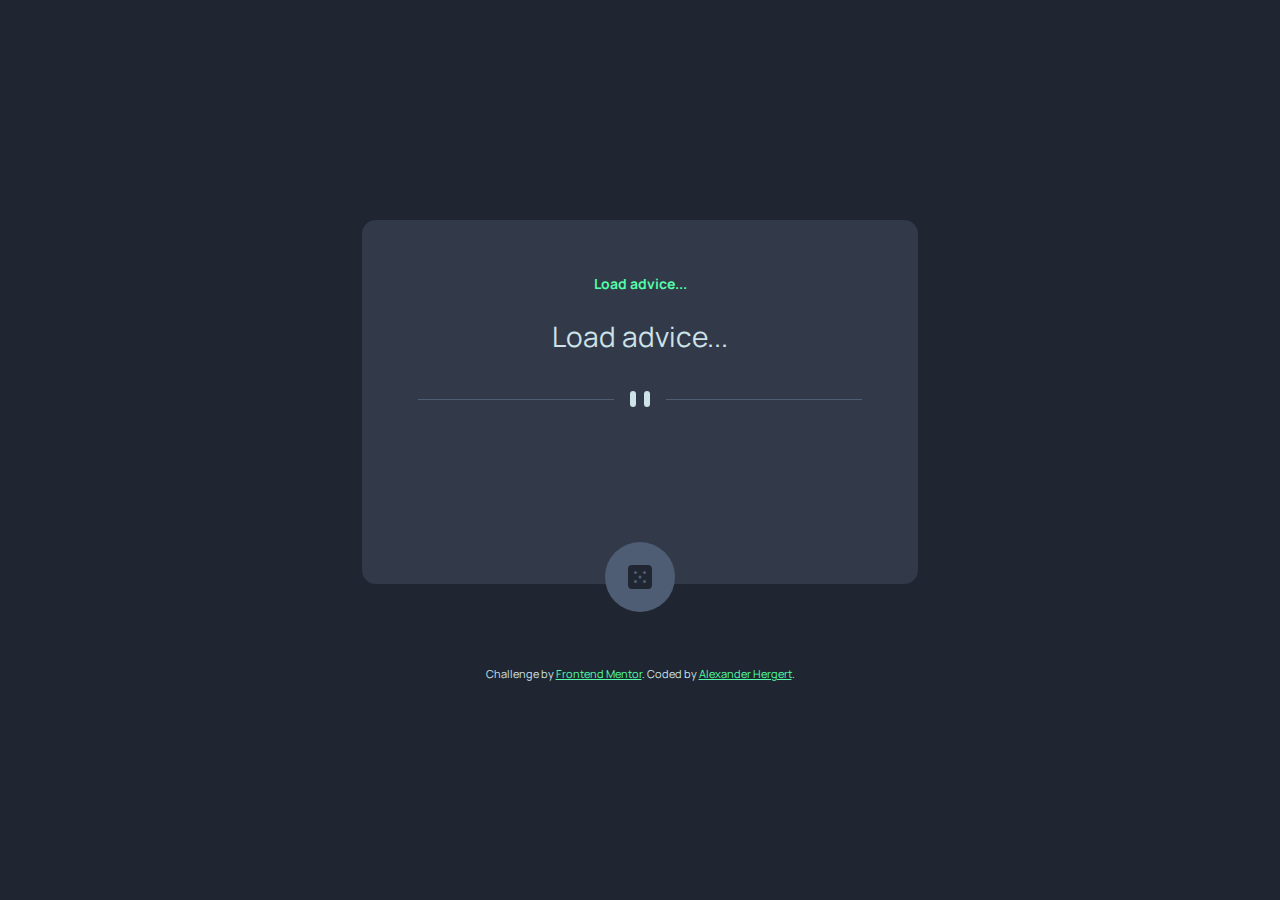
<file: advice-generator-app-main/index.html>
<!DOCTYPE html>
<html lang="en">
  <head>
    <meta charset="UTF-8" />
    <meta name="viewport" content="width=device-width, initial-scale=1.0" />
    <link
      rel="icon"
      type="image/png"
      sizes="32x32"
      href="./images/favicon-32x32.png"
    />
    <link rel="stylesheet" href="./src/styles/normalize.css" />
    <link rel="stylesheet" href="./src/styles/style.css" />
    <script type="module" src="./src/scripts/index.js" defer></script>
    <title>Frontend Mentor | Advice generator app</title>
  </head>
  <body>
    <main>
      <h1 id="advice">Load advice...</h1>
      <p id="quote">Load advice...</p>
      <div>
        <picture>
          <source
            media="(max-width: 800px)"
            srcset="images/pattern-divider-mobile.svg"
          />
          <source
            media="(min-width: 801px)"
            srcset="images/pattern-divider-desktop.svg"
          />
          <img src="images/pattern-divider-mobile.svg" alt="parfume" />
        </picture>
      </div>
      <a id="dice" href="/"><img src="./images/icon-dice.svg" alt="dice" /></a>
    </main>

    <footer class="attribution">
      Challenge by
      <a
        target="_blank"
        href="https://www.frontendmentor.io?ref=challenge"
        target="_blank"
        >Frontend Mentor</a
      >. Coded by
      <a target="_blank" href="https://www.frontendmentor.io/profile/ChVoS1989"
        >Alexander Hergert</a
      >.
    </footer>
  </body>
</html>
</file>
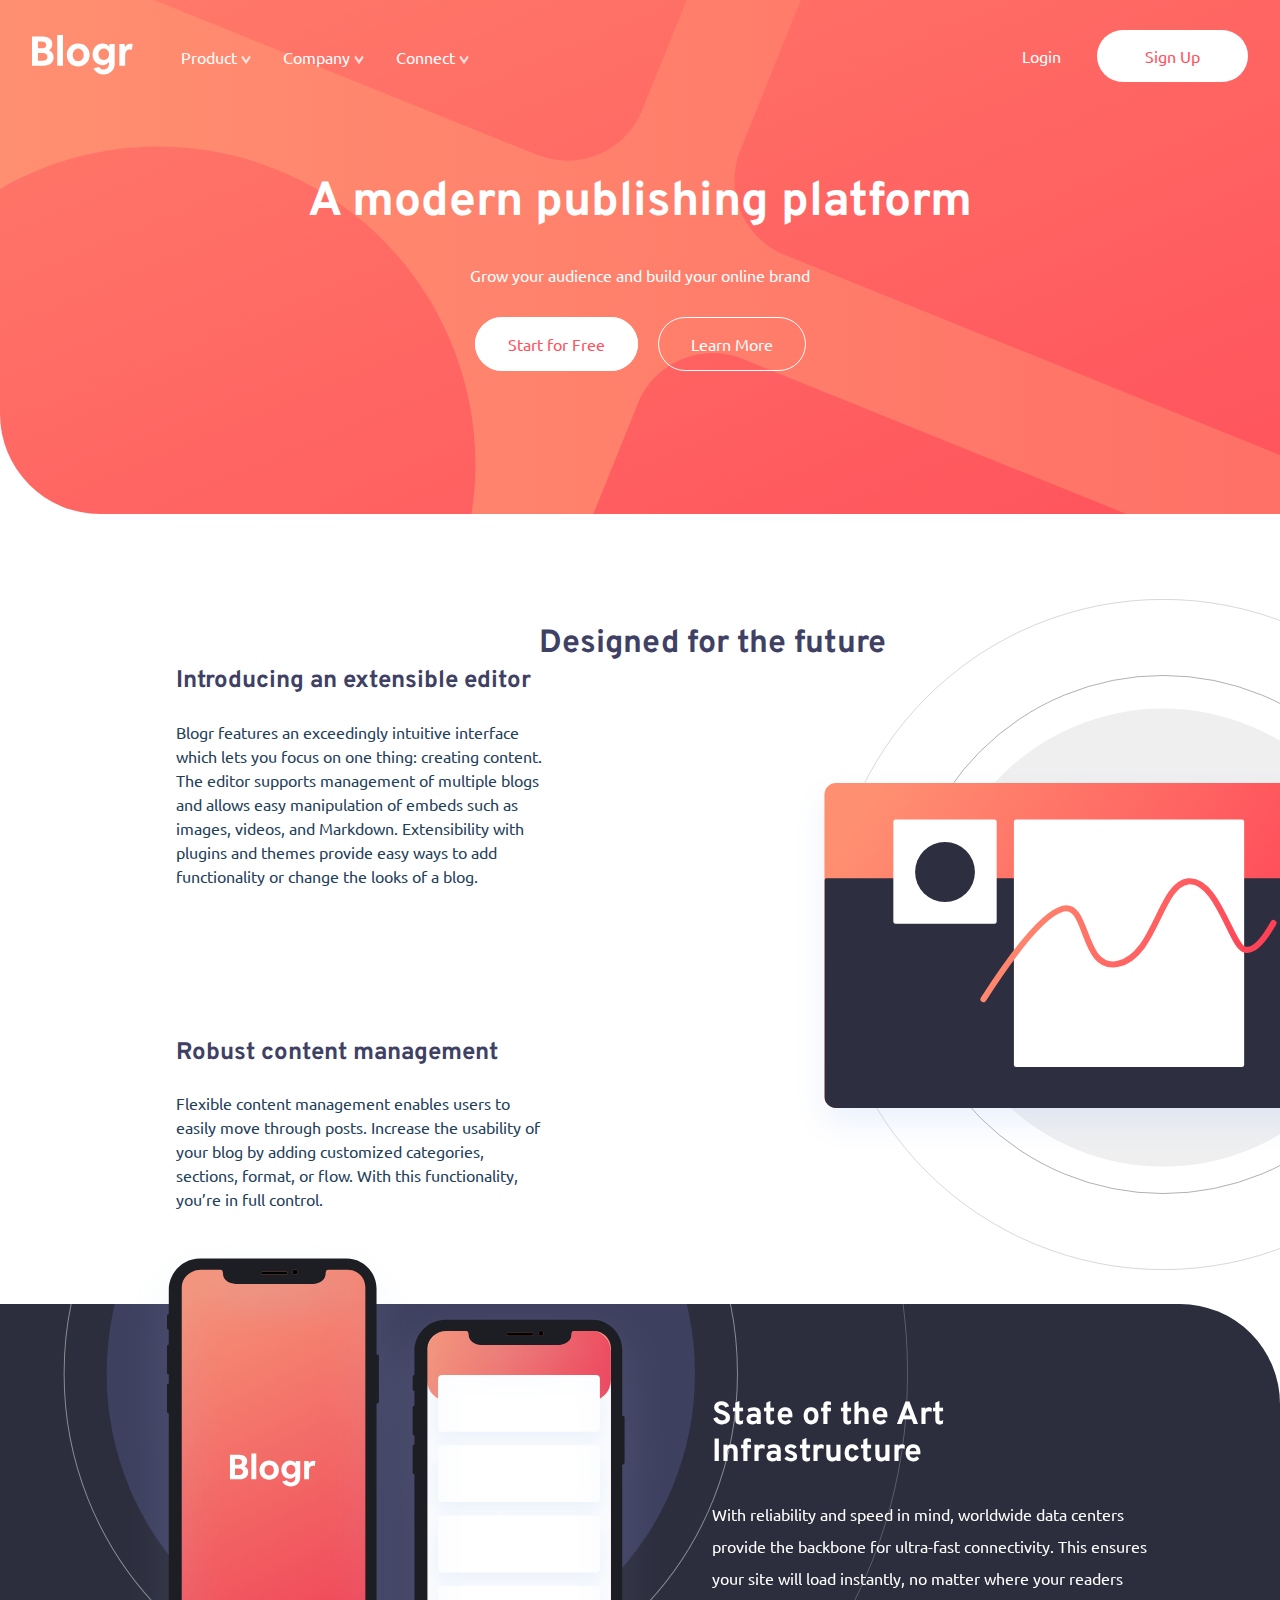
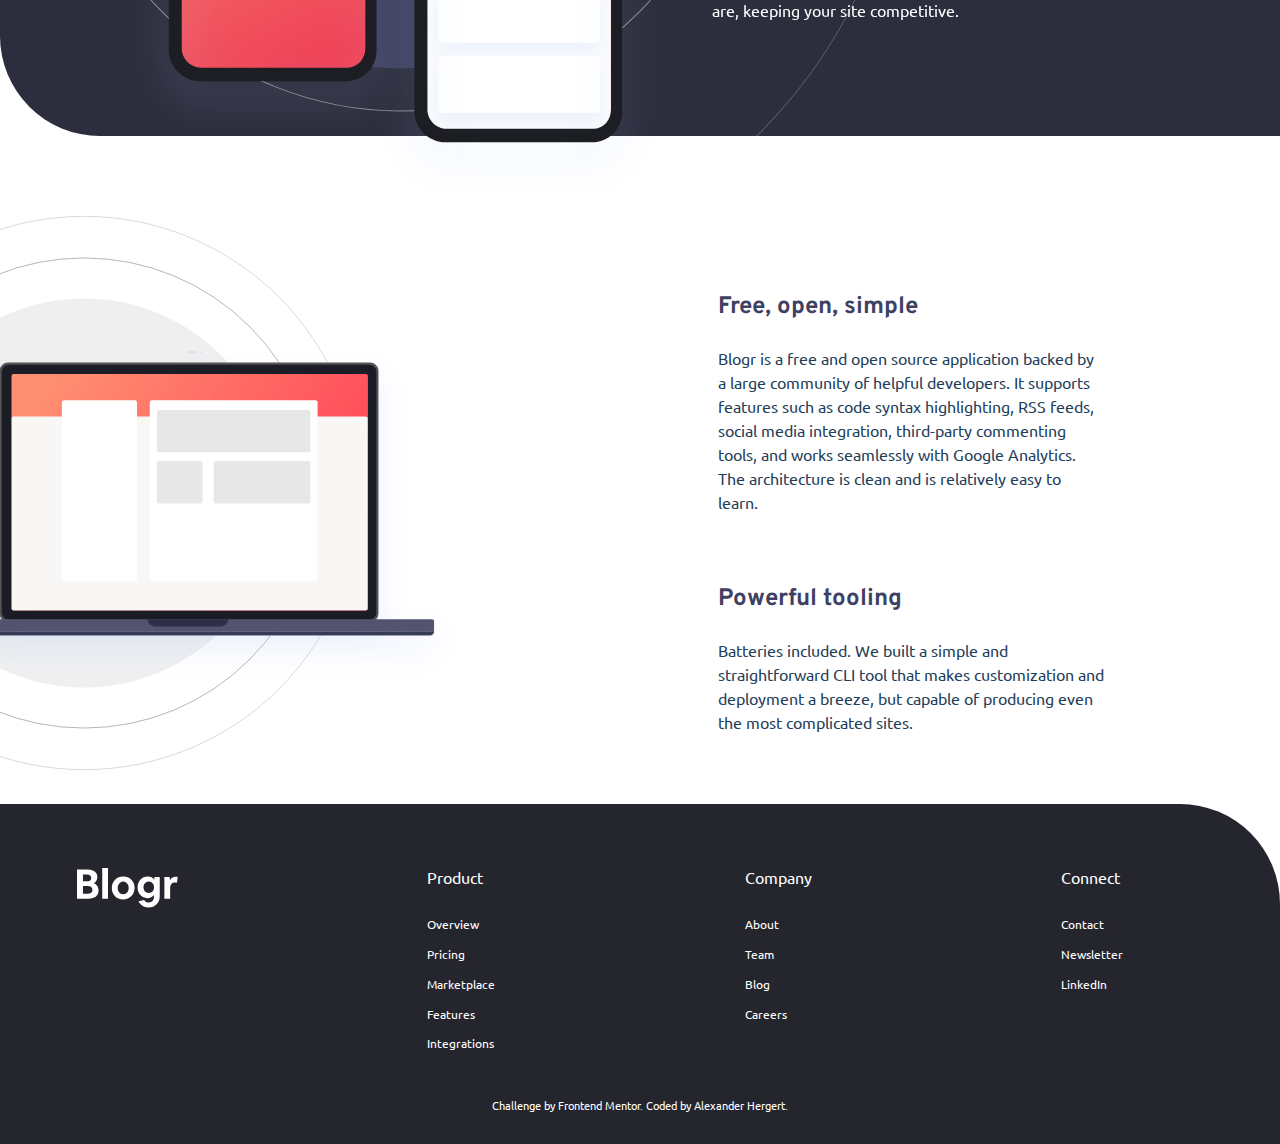
<file: blogr-landing-page-main/index.html>
<!DOCTYPE html>
<html lang="en">
  <head>
    <meta charset="UTF-8" />
    <meta name="viewport" content="width=device-width, initial-scale=1.0" />
    <link
      rel="icon"
      type="image/png"
      sizes="32x32"
      href="./images/favicon-32x32.png"
    />
    <link rel="stylesheet" href="normalize.css" />
    <link rel="stylesheet" href="index.css" />
    <script src="index.js" defer></script>
    <title>Frontend Mentor | [Blogr]</title>
  </head>
  <body>
    <!----- HEAD CONTENT ----->
    <header>
      <!----- NAVBAR ----->
      <nav>
        <div class="left-nav">
          <div class="logo-container">
            <img src="./images/logo.svg" alt="logo blogr" />
          </div>
          <div class="menu-options-container">
            <!----- Links start ----->
            <div class="links-container">
              <div class="nav-link-container">
                <a class="nav-link" href="#product">Product</a>
                <img src="./images/icon-arrow-light.svg" alt="arrow-icon" aria-hidden="true"/>
              </div>
              <div class="sublinks-container">
                <ul>
                  <li><a href="">Overview</a></li>
                  <li><a href="">Pricing</a></li>
                  <li><a href="">Marketplace</a></li>
                  <li><a href="">Features</a></li>
                  <li><a href="">Integrations</a></li>
                </ul>
              </div>
            </div>
            <div class="links-container">
              <div class="nav-link-container">
                <a class="nav-link" href="#company">Company</a>
                <img src="./images/icon-arrow-light.svg" alt="arrow-icon" aria-hidden="true"/>
              </div>
              <div class="sublinks-container">
                <ul>
                  <li><a href="">About</a></li>
                  <li><a href="">Team</a></li>
                  <li><a href="">Blog</a></li>
                  <li><a href="">Careers</a></li>
                </ul>
              </div>
            </div>
            <div class="links-container">
              <div class="nav-link-container">
                <a class="nav-link" href="#connect">Connect</a>
                <img src="./images/icon-arrow-light.svg" alt="arrow-icon" aria-hidden="true"/>
              </div>
              <div class="sublinks-container">
                <ul>
                  <li><a href="">Contact</a></li>
                  <li><a href="">Newsletter</a></li>
                  <li><a href="">LinkedIn</a></li>
                </ul>
              </div>
            </div>
            <!----- Links end ----->
          </div>
        </div>
        <div class="right-nav">
          <div class="nav-buttons-container">
            <a href="">Login</a>
            <a href="">Sign Up</a>
          </div>
        </div>
        <div class="nav-burger-buttons">
          <img src="./images/icon-hamburger.svg" alt="menu-icon" />
        </div>
        <!-------------------------- TOGGLE BUTTON ------------------------------>
        <div class="menu">
          <div class="">
            <!----- Links start ----->
            <div class="links-container-menu">
              <div class="nav-link-container-menu">
                <a class="nav-link-menu" href="#product">Product</a>
                <img src="./images/icon-arrow-dark.svg" alt="arrow-icon" aria-hidden="true"/>
              </div>
              <div class="sublinks-container-menu">
                <ul>
                  <li><a href="">Overview</a></li>
                  <li><a href="">Pricing</a></li>
                  <li><a href="">Marketplace</a></li>
                  <li><a href="">Features</a></li>
                  <li><a href="">Integrations</a></li>
                </ul>
              </div>
            </div>
            <div class="links-container-menu">
              <div class="nav-link-container-menu">
                <a class="nav-link-menu" href="#company">Company</a>
                <img src="./images/icon-arrow-dark.svg" alt="arrow-icon" aria-hidden="true"/>
              </div>
              <div class="sublinks-container-menu">
                <ul>
                  <li><a href="">About</a></li>
                  <li><a href="">Team</a></li>
                  <li><a href="">Blog</a></li>
                  <li><a href="">Careers</a></li>
                </ul>
              </div>
            </div>
            <div class="links-container-menu">
              <div class="nav-link-container-menu">
                <a class="nav-link-menu" href="#connect">Connect</a>
                <img src="./images/icon-arrow-dark.svg" alt="arrow-icon" aria-hidden="true"/>
              </div>
              <div class="sublinks-container-menu">
                <ul>
                  <li><a href="">Contact</a></li>
                  <li><a href="">Newsletter</a></li>
                  <li><a href="">LinkedIn</a></li>
                </ul>
              </div>
            </div>
            <!----- Links end ----->
          </div>
          <div class="nav-buttons-container-menu">
            <ul>
              <li><a href="">Login</a></li>
              <li><a href="">Sign Up</a></li>
            </ul>
          </div>
        </div>
      </nav>
      <!----- HEADER  ----->
      <div class="header-container">
        <h1>A modern publishing platform</h1>
        <p>Grow your audience and build your online brand</p>
        <div class="header-buttons-container">
          <a href="">Start for Free</a>
          <a href="">Learn More</a>
        </div>
      </div>
    </header>
    <!-- MAIN CONTENT -->
    <main>
      <!----- FIRST SECTION  ----->
      <section id="product" class="product">
        <h2>Designed for the future</h2>
        <div class="product-container">
          <picture class="image-editor">
            <source
              media="(max-width: 799px)"
              srcset="./images/illustration-editor-mobile.svg"
            />
            <source
              media="(min-width: 800px)"
              srcset="./images/illustration-editor-desktop.svg"
            />
            <img
              src="./images/illustration-editor-mobile.svg"
              alt="images/illustration-editor"
            />
          </picture>
          <div class="product-article-container">
            <article>
              <h3>Introducing an extensible editor</h3>
              <p>
                Blogr features an exceedingly intuitive interface which lets you
                focus on one thing: creating content. The editor supports
                management of multiple blogs and allows easy manipulation of
                embeds such as images, videos, and Markdown. Extensibility with
                plugins and themes provide easy ways to add functionality or
                change the looks of a blog.
              </p>
            </article>
            <article>
              <h3>Robust content management</h3>
              <p>
                Flexible content management enables users to easily move through
                posts. Increase the usability of your blog by adding customized
                categories, sections, format, or flow. With this functionality,
                you’re in full control.
              </p>
            </article>
          </div>
        </div>
      </section>
      <!----- SECOND SECTION  ----->
      <section id="company" class="company">
        <img
          class="image-phones"
          src="./images/illustration-phones.svg"
          alt="illustration-phones"
        />
        <article>
          <h2>State of the Art Infrastructure</h2>
          <p>
            With reliability and speed in mind, worldwide data centers provide
            the backbone for ultra-fast connectivity. This ensures your site
            will load instantly, no matter where your readers are, keeping your
            site competitive.
          </p>
        </article>
      </section>
      <!----- THIRD SECTION  ----->
      <section id="connect" class="connect">
        <div class="connect-container">
          <picture class="image-laptop">
            <source
              media="(max-width: 799px)"
              srcset="./images/illustration-laptop-mobile.svg"
            />
            <source
              media="(min-width: 800px)"
              srcset="./images/illustration-laptop-desktop.svg"
            />
            <img
              src="./images/illustration-laptop-mobile.svg"
              alt="images/illustration-laptop"
            />
          </picture>
          <div class="connect-article-container">
            <article>
              <h3>Free, open, simple</h3>
              <p>
                Blogr is a free and open source application backed by a large
                community of helpful developers. It supports features such as
                code syntax highlighting, RSS feeds, social media integration,
                third-party commenting tools, and works seamlessly with Google
                Analytics. The architecture is clean and is relatively easy to
                learn.
              </p>
            </article>
            <article>
              <h3>Powerful tooling</h3>
              <p>
                Batteries included. We built a simple and straightforward CLI
                tool that makes customization and deployment a breeze, but
                capable of producing even the most complicated sites.
              </p>
            </article>
          </div>
        </div>
      </section>
    </main>
    <!----- FOOTER CONTENT ----->
    <footer>
      <div class="footer-container">
        <div class="logo-container">
          <img src="./images/logo.svg" alt="logo blogr" />
        </div>
        <div class="footer-link">
          <a href="#product">Product</a>
          <ul>
            <li><a href="">Overview</a></li>
            <li><a href="">Pricing</a></li>
            <li><a href="">Marketplace</a></li>
            <li><a href="">Features</a></li>
            <li><a href="">Integrations</a></li>
          </ul>
        </div>
        <div class="footer-link">
          <a href="#company">Company</a>
          <ul>
            <li><a href="">About</a></li>
            <li><a href="">Team</a></li>
            <li><a href="">Blog</a></li>
            <li><a href="">Careers</a></li>
          </ul>
        </div>
        <div class="footer-link">
          <a href="#connect">Connect</a>
          <ul>
            <li><a href="">Contact</a></li>
            <li><a href="">Newsletter</a></li>
            <li><a href="">LinkedIn</a></li>
          </ul>
        </div>
      </div>
      <div class="attribution">
        Challenge by
        <a href="https://www.frontendmentor.io?ref=challenge" target="_blank"
          >Frontend Mentor</a
        >. Coded by <a href="#">Alexander Hergert</a>.
      </div>
    </footer>
  </body>
</html>
</file>
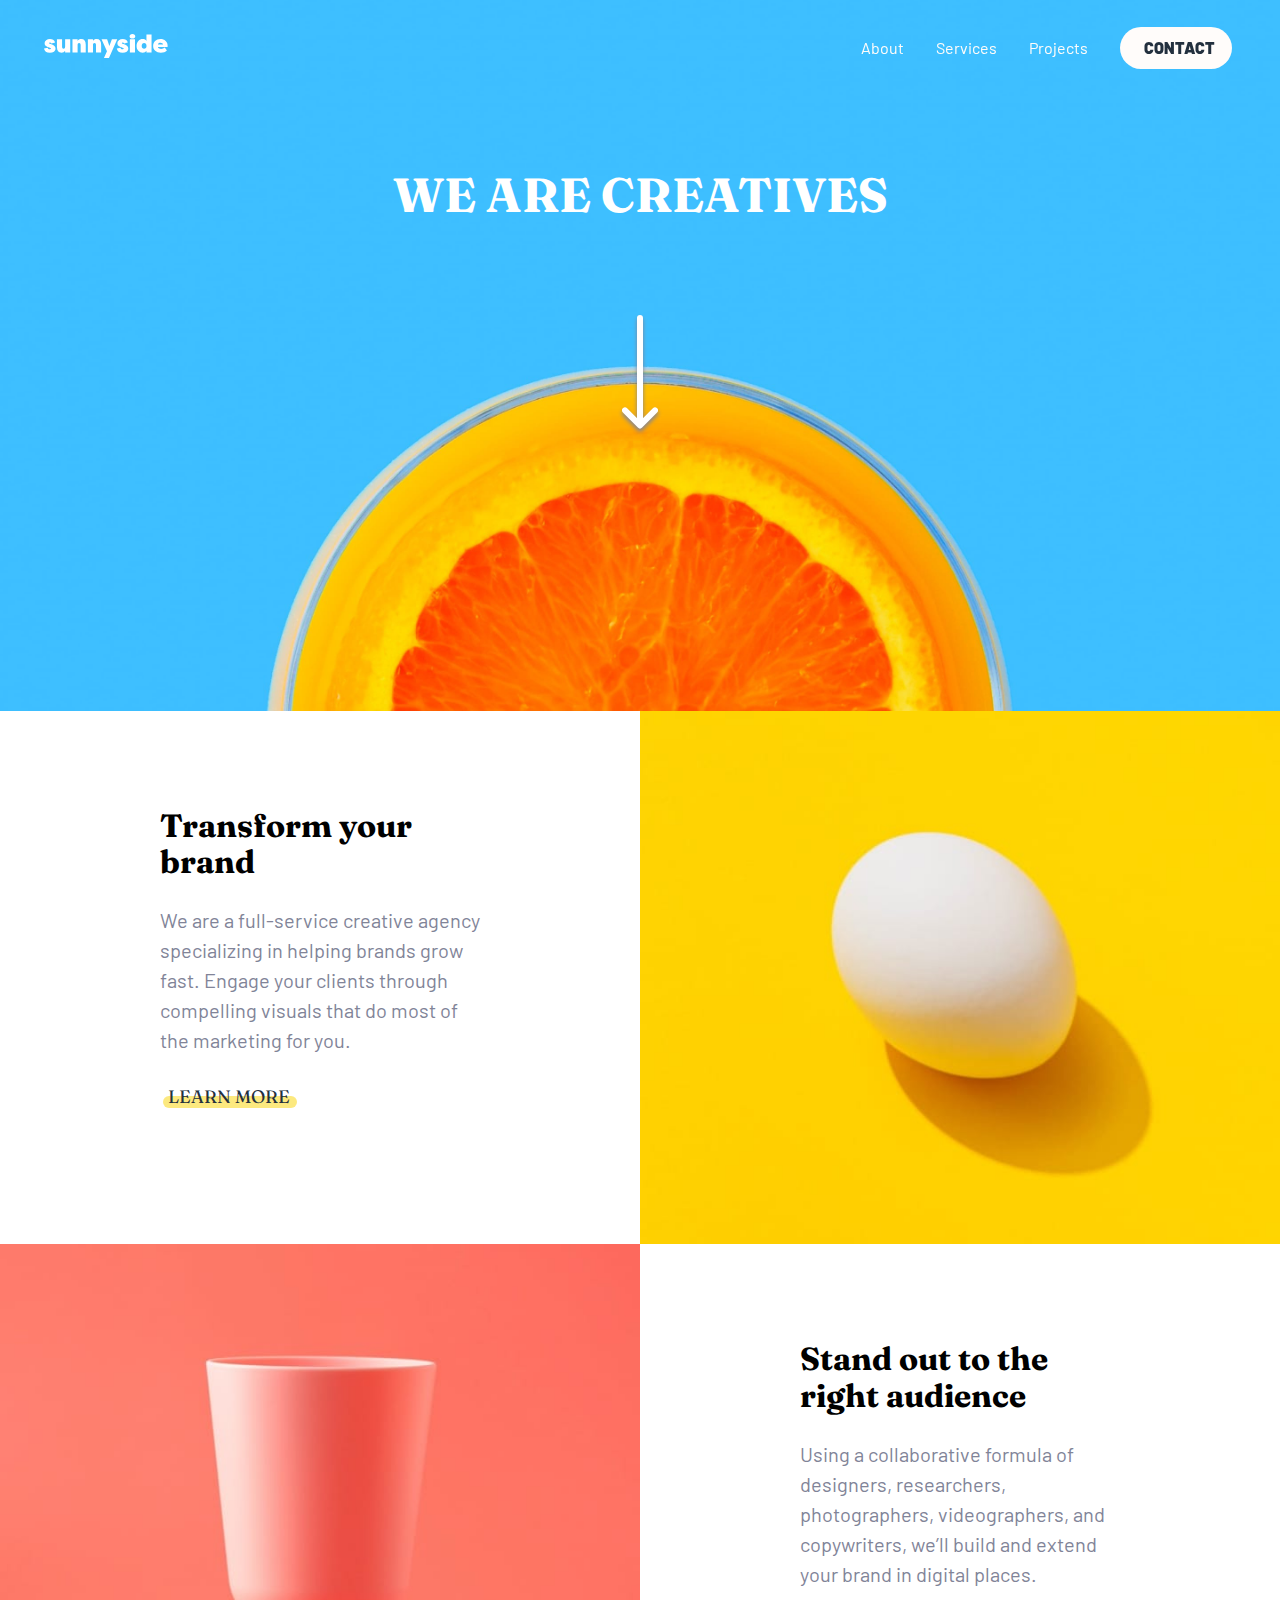
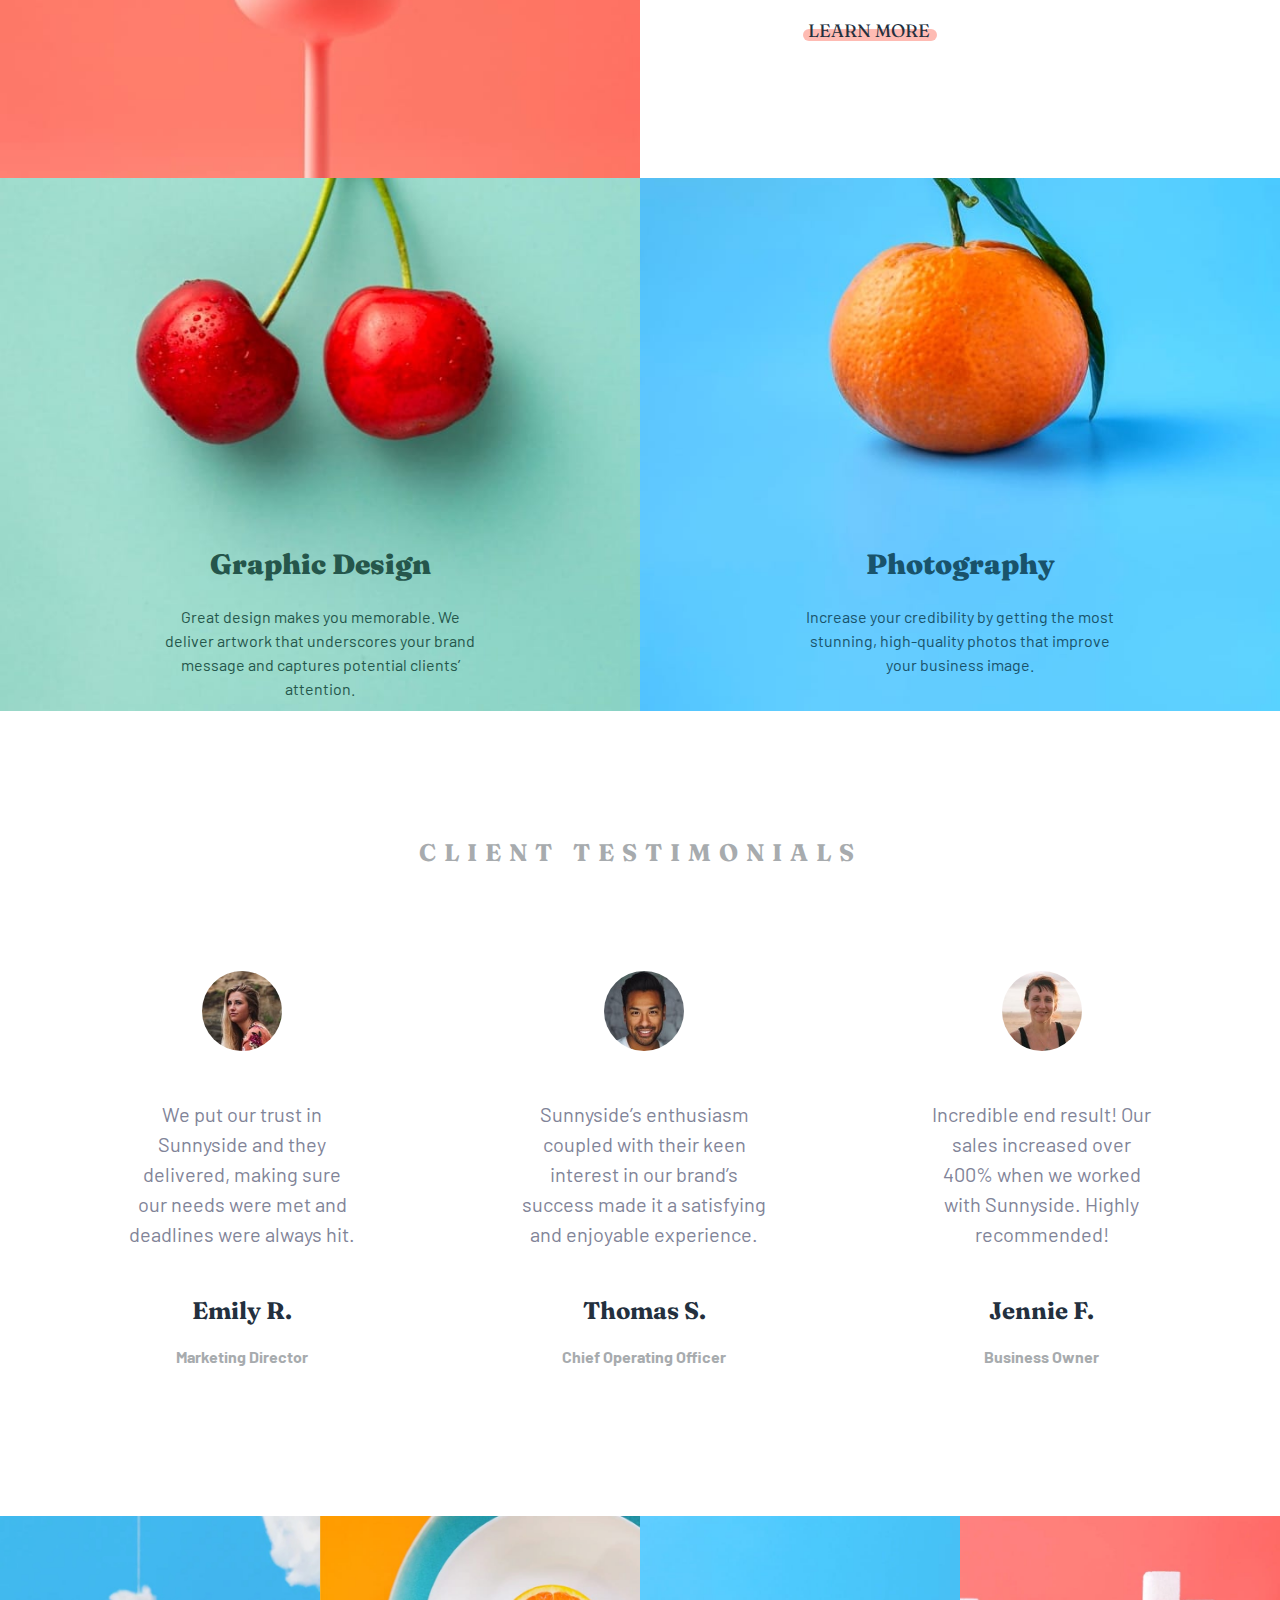
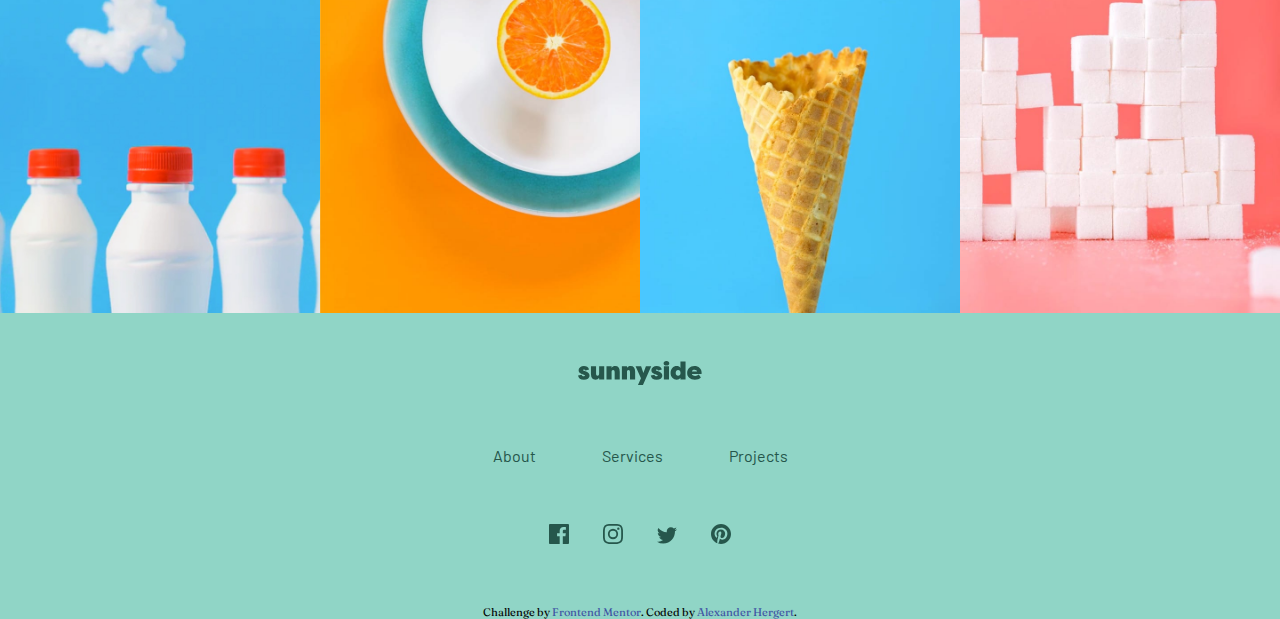
<file: sunnyside-agency-landing-page-main/index.html>
<!DOCTYPE html>
<html lang="en">
  <head>
    <meta charset="UTF-8" />
    <meta name="viewport" content="width=device-width, initial-scale=1.0" />
    <link
      rel="icon"
      type="image/png"
      sizes="32x32"
      href="./images/favicon-32x32.png"
    />
    <link rel="stylesheet" href="normalize.css" />
    <link rel="stylesheet" href="index.css" />
    <script src="index.js" defer></script>
    <title>Frontend Mentor | Sunnyside agency landing page</title>
  </head>
  <body>
    <header id="intro">
      <nav>
        <a href="#intro"><img src="./images/logo.svg" alt="logo sunnyside" /></a>
        <div>
          <div id="navbar" class="popup-container">
            <div class="triangle"></div>
            <ul>
              <li><a href="#about">About</a></li>
              <li><a href="#services">Services</a></li>
              <li><a href="#projects">Projects</a></li>
              <li class="contact"><a href="">Contact</a></li>
            </ul>
          </div>
          <div>
            <a class="close-burger" href="#" aria-label="button to close menu">
              <img src="./images/icon-hamburger.svg" alt="icon-hamburger"
            /></a>
            <a class="burger-button" href="#navbar" aria-label="button to open menu"
              ><img src="./images/icon-hamburger.svg" alt="icon-hamburger"
            /></a>
          </div>
        </div>
      </nav>
      <h1>We are creatives</h1>
      <img
        class="arrow"
        src="./images/icon-arrow-down.svg"
        alt="icon-arrow-down"
      />
      <picture>
        <source
          media="(max-width: 869px)"
          srcset="./images/mobile/image-header.jpg"
        />
        <source
          media="(min-width: 870px)"
          srcset="./images/desktop/image-header.jpg"
        />
        <img
          class="img-header"
          src="./images/mobile/image-header.jpg"
          alt="image-header"
        />
      </picture>
    </header>
    <main>
      <!-- grid start-->
      <div class="grid-container">
        <section class="transform-img" id="about">
          <picture>
            <source
              media="(max-width: 869px)"
              srcset="./images/mobile/image-transform.jpg"
            />
            <source
              media="(min-width: 870px)"
              srcset="./images/desktop/image-transform.jpg"
            />
            <img
              src="./images/mobile/image-transform.jpg"
              alt="image-transform"
            />
          </picture>
        </section>
        <section class="transform-text">
          <h2>Transform your brand</h2>
          <p>
            We are a full-service creative agency specializing in helping brands
            grow fast. Engage your clients through compelling visuals that do
            most of the marketing for you.
          </p>
          <a href="">Learn more</a>
        </section>
        <section class="standout-img">
          <picture>
            <source
              media="(max-width: 869px)"
              srcset="./images/mobile/image-stand-out.jpg"
            />
            <source
              media="(min-width: 870px)"
              srcset="./images/desktop/image-stand-out.jpg"
            />
            <img
              src="./images/mobile/image-stand-out.jpg"
              alt="image-stand-out"
            />
          </picture>
        </section>
        <section class="standout-text">
          <h2>Stand out to the right audience</h2>
          <p>
            Using a collaborative formula of designers, researchers,
            photographers, videographers, and copywriters, we’ll build and
            extend your brand in digital places.
          </p>
          <a href="">Learn more</a>
        </section>
        <section class="graphic-design" id="services">
          <picture>
            <source
              media="(max-width: 869px)"
              srcset="./images/mobile/image-graphic-design.jpg"
            />
            <source
              media="(min-width: 870px)"
              srcset="./images/desktop/image-graphic-design.jpg"
            />
            <img
              class="img-graphic-design"
              src="./images/mobile/image-graphic-design.jpg"
              alt=""
            />
          </picture>
          <div class="picture-container">
            <h2>Graphic Design</h2>
            <p>
              Great design makes you memorable. We deliver artwork that
              underscores your brand message and captures potential clients’
              attention.
            </p>
          </div>
        </section>
        <section class="photography">
          <picture>
            <source
              media="(max-width: 869px)"
              srcset="./images/mobile/image-photography.jpg"
            />
            <source
              media="(min-width: 870px)"
              srcset="./images/desktop/image-photography.jpg"
            />
            <img
              class="img-photography"
              src="./images/mobile/image-photography.jpg"
              alt=""
            />
          </picture>
          <div class="picture-container">
            <h2>Photography</h2>
            <p>
              Increase your credibility by getting the most stunning,
              high-quality photos that improve your business image.
            </p>
          </div>
        </section>
      </div>
      <!-- grid end, flex start-->
      <section class="testimonials">
        <h2>Client testimonials</h2>
        <div class="testimonials-container">
          <article>
            <img src="./images/image-emily.jpg" alt="image-emily" />
            <p>
              We put our trust in Sunnyside and they delivered, making sure our
              needs were met and deadlines were always hit.
            </p>
            <h3>Emily R.</h3>
            <h4>Marketing Director</h4>
          </article>
          <article>
            <img src="./images/image-thomas.jpg" alt="image-thomas" />
            <p>
              Sunnyside’s enthusiasm coupled with their keen interest in our
              brand’s success made it a satisfying and enjoyable experience.
            </p>
            <h3>Thomas S.</h3>
            <h4>Chief Operating Officer</h4>
          </article>
          <article>
            <img src="./images/image-jennie.jpg" alt="image-jennie" />
            <p>
              Incredible end result! Our sales increased over 400% when we
              worked with Sunnyside. Highly recommended!
            </p>
            <h3>Jennie F.</h3>
            <h4>Business Owner</h4>
          </article>
        </div>
      </section>
      <section class="pictures" id="projects">
        <div>
          <picture>
            <source
              media="(max-width: 869px)"
              srcset="./images/mobile/image-gallery-milkbottles.jpg"
            />
            <source
              media="(min-width: 870px)"
              srcset="./images/desktop/image-gallery-milkbottles.jpg"
            />
            <img
              src="./images/mobile/image-gallery-milkbottles.jpg"
              alt="image-gallery-milkbottles"
            />
          </picture>
          <picture>
            <source
              media="(max-width: 869px)"
              srcset="./images/mobile/image-gallery-orange.jpg"
            />
            <source
              media="(min-width: 870px)"
              srcset="./images/desktop/image-gallery-orange.jpg"
            />
            <img
              src="./images/mobile/image-gallery-orange.jpg"
              alt="image-gallery-orange"
            />
          </picture>
        </div>
        <div>
          <picture>
            <source
              media="(max-width: 869px)"
              srcset="./images/mobile/image-gallery-cone.jpg"
            />
            <source
              media="(min-width: 870px)"
              srcset="./images/desktop/image-gallery-cone.jpg"
            />
            <img
              src="./images/mobile/image-gallery-cone.jpg"
              alt="image-gallery-cone"
            />
          </picture>
          <picture>
            <source
              media="(max-width: 869px)"
              srcset="./images/mobile/image-gallery-sugar-cubes.jpg"
            />
            <source
              media="(min-width: 870px)"
              srcset="./images/desktop/image-gallery-sugarcubes.jpg"
            />
            <img
              src="./images/mobile/image-gallery-sugar-cubes.jpg"
              alt="image-gallery-sugar-cubes"
            />
          </picture>
        </div>
      </section>
    </main>
    <footer class="attribution">
      <a href="#intro"><img src="./images/logo.svg" alt="logo sunnyside" /></a>
      <div class="links">
        <ul>
          <li><a href="#about">About</a></li>
          <li><a href="#services">Services</a></li>
          <li><a href="#projects">Projects</a></li>
        </ul>
      </div>
      <div class="social-links">
        <ul>
          <li>
            <a href="https://www.facebook.com" target="_blank"
              ><img src="./images/icon-facebook.svg" alt="icon-facebook"
            /></a>
          </li>
          <li>
            <a href="https://www.instagram.com" target="_blank"
              ><img src="./images/icon-instagram.svg" alt="icon-instagram"
            /></a>
          </li>
          <li>
            <a href="https://www.twitter.com" target="_blank"
              ><img src="./images/icon-twitter.svg" alt="icon-twitter"
            /></a>
          </li>
          <li>
            <a href="https://www.pinterest.com" target="_blank"
              ><img src="./images/icon-pinterest.svg" alt="icon-pinterest"
            /></a>
          </li>
        </ul>
      </div>
      Challenge by
      <a href="https://www.frontendmentor.io?ref=challenge" target="_blank"
        >Frontend Mentor</a
      >. Coded by <a href="#">Alexander Hergert</a>.
    </footer>
  </body>
</html>
</file>
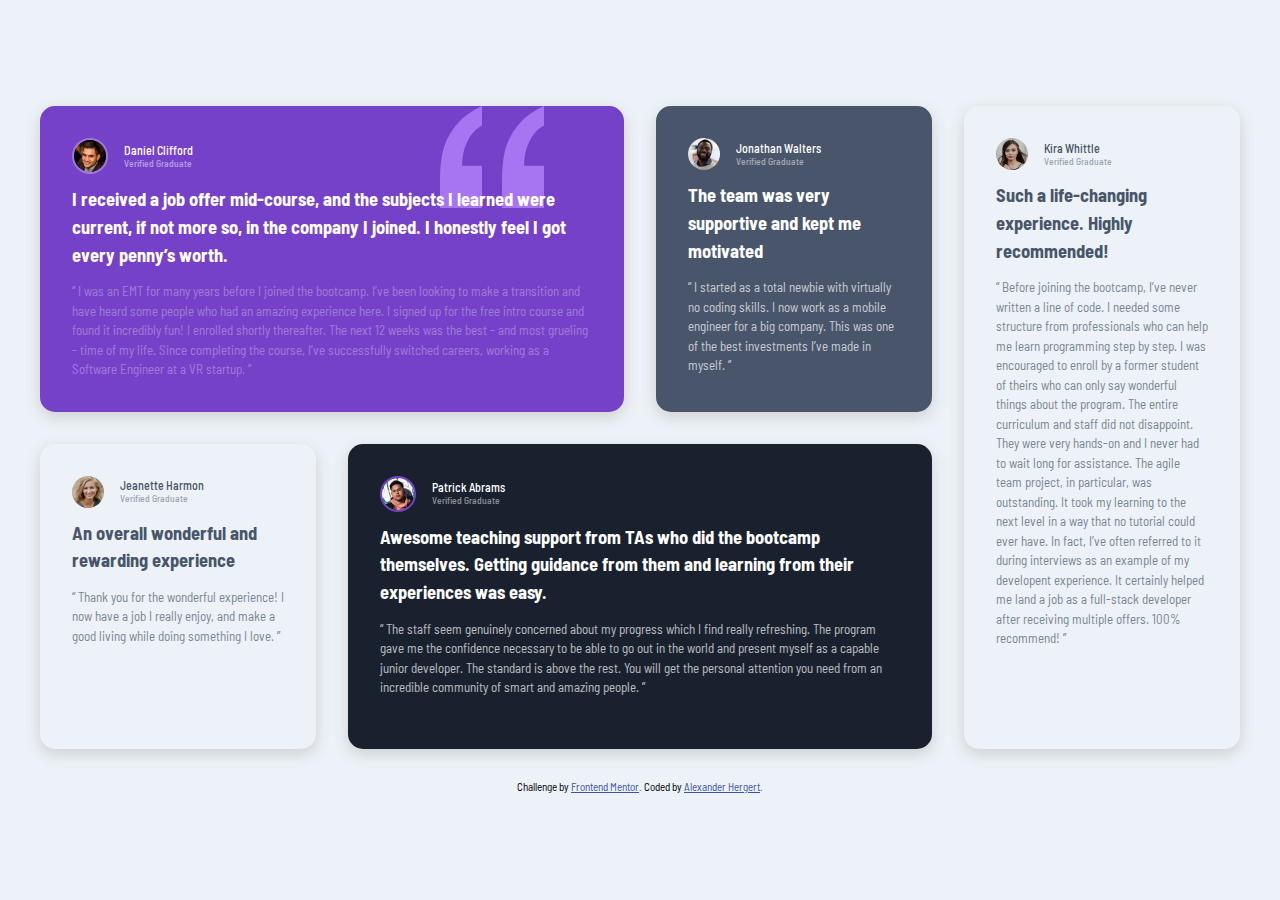
<file: testimonials-grid-section-main/index.html>
<!DOCTYPE html>
<html lang="en">
  <head>
    <meta charset="UTF-8" />
    <meta name="viewport" content="width=device-width, initial-scale=1.0" />
    <link
      rel="icon"
      type="image/png"
      sizes="32x32"
      href="./images/favicon-32x32.png"
    />
    <link rel="stylesheet" href="normalize.css" />
    <link rel="stylesheet" href="index.css" />
    <title>Frontend Mentor | Testimonials Grid Section</title>
  </head>
  <body>
    <header>
      <h1 class="wdn-text-hidden">Quotes from people</h1>
    </header>
    <main>
      <section class="daniel">
        <article>
          <img
            src="./images/image-daniel.jpg"
            alt="avatar of daniel clifford"
          />
          <div>
            <h2>Daniel Clifford</h2>
            <h3>Verified Graduate</h3>
          </div>
        </article>
        <h4>
          I received a job offer mid-course, and the subjects I learned were
          current, if not more so, in the company I joined. I honestly feel I
          got every penny’s worth.
        </h4>
        <p>
          “ I was an EMT for many years before I joined the bootcamp. I’ve been
          looking to make a transition and have heard some people who had an
          amazing experience here. I signed up for the free intro course and
          found it incredibly fun! I enrolled shortly thereafter. The next 12
          weeks was the best - and most grueling - time of my life. Since
          completing the course, I’ve successfully switched careers, working as
          a Software Engineer at a VR startup. ”
        </p>
      </section>
      <section class="jonathan">
        <article>
          <img
            src="./images/image-jonathan.jpg"
            alt="avatar of jonathan walters"
          />
          <div>
            <h2>Jonathan Walters</h2>
            <h3>Verified Graduate</h3>
          </div>
        </article>
        <h4>The team was very supportive and kept me motivated</h4>
        <p>
          “ I started as a total newbie with virtually no coding skills. I now
          work as a mobile engineer for a big company. This was one of the best
          investments I’ve made in myself. ”
        </p>
      </section>
      <section class="jeanette">
        <article>
          <img
            src="./images/image-jeanette.jpg"
            alt="avatar of jeanette harmon"
          />
          <div>
            <h2>Jeanette Harmon</h2>
            <h3>Verified Graduate</h3>
          </div>
        </article>
        <h4>An overall wonderful and rewarding experience</h4>
        <p>
          “ Thank you for the wonderful experience! I now have a job I really
          enjoy, and make a good living while doing something I love. ”
        </p>
      </section>
      <section class="patrick">
        <article>
          <img
            src="./images/image-patrick.jpg"
            alt="avatar of patrick abrams"
          />
          <div>
            <h2>Patrick Abrams</h2>
            <h3>Verified Graduate</h3>
          </div>
        </article>
        <h4>
          Awesome teaching support from TAs who did the bootcamp themselves.
          Getting guidance from them and learning from their experiences was
          easy.
        </h4>
        <p>
          “ The staff seem genuinely concerned about my progress which I find
          really refreshing. The program gave me the confidence necessary to be
          able to go out in the world and present myself as a capable junior
          developer. The standard is above the rest. You will get the personal
          attention you need from an incredible community of smart and amazing
          people. ”
        </p>
      </section>
      <section class="kira">
        <article>
          <img src="./images/image-kira.jpg" alt="avatar of kira whittle" />
          <div>
            <h2>Kira Whittle</h2>
            <h3>Verified Graduate</h3>
          </div>
        </article>
        <h4>Such a life-changing experience. Highly recommended!</h4>
        <p>
          “ Before joining the bootcamp, I’ve never written a line of code. I
          needed some structure from professionals who can help me learn
          programming step by step. I was encouraged to enroll by a former
          student of theirs who can only say wonderful things about the program.
          The entire curriculum and staff did not disappoint. They were very
          hands-on and I never had to wait long for assistance. The agile team
          project, in particular, was outstanding. It took my learning to the
          next level in a way that no tutorial could ever have. In fact, I’ve
          often referred to it during interviews as an example of my developent
          experience. It certainly helped me land a job as a full-stack
          developer after receiving multiple offers. 100% recommend! ”
        </p>
      </section>
    </main>
    <footer class="attribution">
      Challenge by
      <a href="https://www.frontendmentor.io?ref=challenge" target="_blank"
        >Frontend Mentor</a
      >. Coded by <a href="#">Alexander Hergert</a>.
    </footer>
  </body>
</html>
</file>
<file: advice-generator-app-main/src/styles/style.css>
@import url("https://fonts.googleapis.com/css2?family=Manrope:wght@800&display=swap");

:root {
  --light-cyan: hsl(193, 38%, 86%);
  --neon-green: hsl(150, 100%, 66%);
  /* Neutral */
  --grayish-blue: hsl(217, 19%, 38%);
  --dark-grayish-blue: hsl(217, 19%, 24%);
  --dark-blue: hsl(218, 23%, 16%);
}

html {
  font-size: 28px;
  font-family: "Manrope", sans-serif;
}

body {
  min-height: 100vh;
  display: flex;
  flex-direction: column;
  justify-content: center;
  align-items: center;
  background-color: var(--dark-blue);
  padding: 0 0.75rem;
}

main {
  position: relative;
  background-color: var(--dark-grayish-blue);
  text-align: center;
  border-radius: 0.5rem;
  margin-bottom: 3rem;
  padding: 2rem;
  height: 9rem;
  max-width: 30rem;
}

h1 {
  margin-top: 0;
  color: var(--neon-green);
  font-size: 0.5rem;
}

p {
  color: var(--light-cyan);
}

main a {
  position: absolute;
  bottom: -1rem;
  right: 50%;
  transform: translateX(50%);
  display: block;
  background-color: var(--neon-green);
  border-radius: 50%;
  width: 2.5rem;
  height: 2.5rem;
  display: grid;
  place-content: center;
  margin: auto;
  cursor: pointer;
}

main a:hover {
  box-shadow: 0 0 1rem var(--neon-green);
}

.error {
  color: red;
}

.load {
  background-color: var(--grayish-blue);
}

footer {
  color: var(--light-cyan);
}

.attribution {
  font-size: 11px;
  text-align: center;
}
.attribution a {
  color: var(--neon-green);
}

/* DESKTOP DESIGN */
@media only screen and (min-width: 800px) {
  main {
    max-width: 20rem;
  }
}
</file>
<file: blogr-landing-page-main/index.css>
@import url("https://fonts.googleapis.com/css2?family=Barlow:wght@600&family=Overpass:wght@300;600&family=Ubuntu:wght@400;500;700&display=swap");

:root {
  /*** COLORS ***/
  --light-red: hsl(356, 100%, 66%);
  --very-light-red: hsl(355, 100%, 74%);
  --very-dark-blue: hsl(208, 49%, 24%);
  --white: hsl(0, 0%, 100%);
  --grayish-blue: hsl(240, 2%, 79%);
  --very-dark-grayish-blue: hsl(207, 13%, 34%);
  --very-dark-black-blue: hsl(240, 10%, 16%);
  --border-radius: 15px;
  --very-light-red-second: hsl(13, 100%, 72%);
  --very-dark-gray-blue: hsl(237, 17%, 21%);
  --very-dark-desaturated-blue: hsl(237, 23%, 32%);
  /*** RADIUS ***/
  --border-radius-15: 15px;
  --border-radius-30: 30px;
  --border-radius-100: 100px;
}

/********** GENERAL **********/
body {
  font-size: 16px;
  font-family: "Barlow", sans-serif;
  font-family: "Overpass", sans-serif;
  font-family: "Ubuntu", sans-serif;
}

ul {
  padding: 0;
  list-style: none;
}

a {
  text-decoration: none;
}

p {
  line-height: 1.5;
}

h1 {
  font-size: 3rem;
}

/********* MOBILE *********/

/********* NAVBAR AND HEADER *********/

header {
  background: url("./images/bg-pattern-intro-mobile.svg") no-repeat center/cover,
    linear-gradient(
      to right bottom,
      var(--very-light-red-second),
      var(--light-red)
    );
  background-size: 250%;
  border-bottom-left-radius: var(--border-radius-20);
  min-height: 50vh;
  border-bottom-left-radius: var(--border-radius-100);
  padding: 2rem;
}

nav {
  display: flex;
  justify-content: space-between;
  align-items: center;
  position: relative;
}

.nav-scroll {
  position: fixed;
  background: linear-gradient(
    to right,
    var(--very-light-red-second),
    var(--light-red)
  );
  width: 100%;
  z-index: 100;
  top: 0;
  left: 0;
  padding: 2rem 0;
  justify-content: space-around;
  transition: 1s;
}

.left-nav {
  display: flex;
  align-items: center;
}

.menu-options-container {
  display: none;
}

.right-nav {
  display: none;
}

.menu {
  display: none;
}

.nav-buttons-container {
  display: flex;
}

.nav-buttons-container a:first-child {
  color: var(--white);
  margin-right: 2rem;
}

.nav-buttons-container a:last-child {
  background-color: var(--white);
  color: var(--light-red);
  padding: 1rem 3rem;
  border-radius: var(--border-radius-30);
}

.nav-buttons-container a:last-child:hover {
  color: var(--white);
  background-color: var(--very-light-red);
}

img[src="./images/icon-hamburger.svg"],
img[src="./images/icon-close.svg"] {
  cursor: pointer;
}

/*** NAVBAR ACTIVE STATE ***/

.menu-active {
  display: block;
  position: fixed;
  top: 8rem;
  left: 50%;
  transform: translateX(-50%);
  background-color: var(--white);
  box-shadow: 0 5px 10px var(--very-dark-blue);
  border-radius: var(--border-radius-15);
  width: 75%;
  text-align: center;
  padding: 2rem;
  z-index: 30;
}

.menu-active a {
  color: var(--very-dark-blue);
}

.nav-link-menu + img {
  content: "";
  display: inline-block;
  width: 10px;
  height: 10px;
  vertical-align: middle;
  transition: transform 0.2s ease-in;
}

.nav-link-container-menu {
  position: relative;
  cursor: pointer;
  margin: 1rem 0;
}

.nav-link-container-menu a,
.nav-link-container-menu img {
  pointer-events: none;
}

.sublinks-container-menu {
  display: none;
  background-color: var(--grayish-blue);
  border-radius: var(--border-radius-15);
  margin: 2rem 0;
  padding: 1rem 0;
}

.sublinks-container-menu li {
  margin: 1rem 0;
}

.sublinks-container-menu-active {
  display: block;
}

.sublinks-container a:hover {
  color: black;
  font-weight: bold;
}

.nav-buttons-container-menu ul li:nth-child(2) {
  padding: 1rem 0;
  background: linear-gradient(
    to right,
    var(--very-light-red),
    var(--light-red)
  );
  border-radius: var(--border-radius-30);
  width: 50%;
  margin: 1rem auto;
}

.nav-buttons-container-menu ul li:nth-child(2) a {
  color: var(--white);
}

.nav-buttons-container-menu {
  border-top: 1px solid var(--grayish-blue);
}
/*************** HEADER *************/

.header-container {
  color: var(--white);
  text-align: center;
  margin: 6rem 0;
}

h1,
section h2,
section h3 {
  font-family: "Overpass", sans-serif;
}

.links-container a {
  color: var(--white);
}

.nav-link-container:hover img {
  transform: rotate(180deg);
}

.header-buttons-container {
  margin-top: 3rem;
}

.header-container a {
  padding: 0.75rem;
  border-radius: var(--border-radius-30);
  border: 1px solid var(--white);
  margin: 0.5rem;
}

.header-container a:first-child {
  background-color: var(--white);
  color: var(--light-red);
  padding: 1rem 1rem;
}

.header-container a:first-child:hover {
  color: var(--white);
  background-color: var(--very-light-red);
}

.header-container a:last-child {
  color: var(--white);
  padding: 1rem 1rem;
}

.header-container a:last-child:hover {
  color: var(--very-light-red);
  background-color: var(--white);
}

/********* MAIN ***********/

main {
  text-align: center;
}

article {
  padding: 2rem;
}

.product {
  padding: 0;
}

section h2 {
  font-size: 2rem;
  color: var(--very-dark-desaturated-blue);
}

section h3 {
  font-size: 1.5rem;
  color: var(--very-dark-desaturated-blue);
}

/****** SECTION 1 ******/

.product img {
  width: 100%;
}
.product p {
  color: var(--very-dark-blue);
}

.product h2 {
  margin: 5rem 0;
}

/****** SECTION 2 ******/

.company {
  margin-top: 15rem;
  background-color: var(--very-dark-gray-blue);
  border-top-right-radius: var(--border-radius-100);
  border-bottom-left-radius: var(--border-radius-100);
  position: relative;
  color: var(--white);
  background-image: url("./images/bg-pattern-circles.svg");
  filter: grayscale(10%);
  background-repeat: no-repeat;
  background-position: left -8rem top -20rem;
  background-size: 150%;
}

.company img {
  width: 100%;
  position: relative;
  top: -12rem;
}

.company h2 {
  margin-top: -15rem;
  color: var(--white);
}

.company article {
  margin-bottom: 3rem;
  padding-bottom: 5rem;
}

.company article p {
  line-height: 2;
}

/****** SECTION 3 *******/

.connect img {
  width: 100%;
}

.connect-article-container p {
  color: var(--very-dark-blue);
}

.connect-article-container article {
  padding-bottom: 0;
}
/****** FOOTER *******/

footer {
  background-color: var(--very-dark-black-blue);
  border-top-right-radius: var(--border-radius-100);
  padding: 2rem;
  text-align: center;
  margin-top: 5rem;
}

footer a {
  color: var(--white);
}

.footer-container li {
  margin: 0.5rem 0;
}

.footer-link ul {
  margin-top: 2rem;
}

.footer-link ul li {
  font-size: 0.75rem;
}

footer .logo-container {
  margin: 3rem 0;
}

.attribution {
  font-size: 11px;
  text-align: center;
  color: var(--white);
  margin-top: 2rem;
}

.attribution a {
  color: var(--white);
}

/********* DESKTOP *********/

@media only screen and (min-width: 900px) {
  header {
    background: url("./images/bg-pattern-intro-desktop.svg") no-repeat
        center/cover,
      linear-gradient(to right, var(--very-light-red-second), var(--light-red));
    background-size: 200%;
  }

  /********* NAVBAR AND HEADER *********/

  .menu-options-container {
    display: flex;
    align-items: center;
    gap: 2rem;
    margin-left: 3rem;
  }

  .links-container img {
    content: "";
    display: inline-block;
    width: 10px;
    height: 10px;
    vertical-align: middle;
    transition: transform 0.2s ease-in;
  }

  .right-nav {
    display: block;
  }

  .links-container {
    display: flex;
    flex-direction: column;
    position: relative;
    height: 2rem;
    margin-top: 1rem;
  }

  .sublinks-container {
    display: none;
  }

  .sublinks-container-active {
    display: block;
    position: absolute;
    top: 2rem;
    left: -1rem;
    background-color: var(--white);
    padding: 1rem;
    padding-right: 3rem;
    border-radius: 5px;
  }

  .sublinks-container-active li a {
    color: var(--very-dark-black-blue);
  }

  .sublinks-container-active li {
    margin: 1rem 0;
  }

  .nav-buttons-container {
    display: block;
  }

  .nav-burger-buttons {
    display: none;
  }

  .header-container a:first-child,
  .header-container a:last-child {
    padding: 1rem 2rem;
  }

  /****** MAIN *******/

  main {
    overflow: hidden;
  }

  /******* SECTION 1 *******/

  .product {
    padding-left: 9rem;
    position: relative;
  }

  .product h2 {
    margin-top: 7rem;
    margin-bottom: 3rem;
  }

  .product img {
    position: relative;
    left: 17vw;
  }

  .product-container {
    display: flex;
    flex-direction: row-reverse;
    align-items: center;
    margin-top: -7rem;
  }

  .product-article-container {
    text-align: left;
    width: 50%;
  }

  .product-article-container article:first-child {
    margin-bottom: 3rem;
  }

  /***** SECTION 2 ****/
  .company {
    display: flex;
    align-items: center;
    padding: 0 5rem;
    height: 27rem;
    margin-top: 0;
    text-align: left;
    background-image: url("./images/bg-pattern-circles.svg");
    filter: grayscale(10%);
    background-repeat: no-repeat;
    background-position: left -40% bottom 25%;
    background-size: auto;
    margin-top: 2rem;
    padding-left: 8rem;
  }

  .company article {
    width: 50%;
    padding: 3rem;
    margin-bottom: 0;
  }

  .company h2 {
    margin-top: 0;
  }

  .company img {
    position: static;
    width: 50%;
  }

  /****** SECTION 3 ******/

  .connect {
    margin-top: 5rem;
  }

  .connect-container {
    display: flex;
    flex-direction: row;
    align-items: center;
  }

  .connect-article-container {
    text-align: left;
    width: 50%;
    padding-right: 9rem;
  }

  .connect img {
    width: 100%;
    position: relative;
    left: -15vw;
  }

  /****** FOOTER *******/

  footer {
    margin-top: 2rem;
    text-align: left;
  }

  .footer-container {
    display: flex;
    justify-content: space-around;
    margin-top: 2rem;
    margin-left: -5rem;
  }

  .footer-container li {
    margin: 1rem 0;
  }

  footer .logo-container {
    margin: 3rem 0;
    margin-top: 0;
  }
}
</file>
<file: sunnyside-agency-landing-page-main/index.css>
@import url("https://fonts.googleapis.com/css2?family=Barlow:wght@600&family=Fraunces:wght@700;900&display=swap");

:root {
  --soft-red: hsl(7, 99%, 70%);
  --soft-red-transparent: hsla(7, 99%, 70%, 50%);
  --yellow: hsl(51, 100%, 49%);
  --yellow-transparent: hsla(51, 100%, 49%, 50%);
  --dark-desaturated-cyan: hsl(167, 40%, 24%);
  --dark-blue: hsl(198, 62%, 26%);
  --dark-moderate-cyan: hsl(168, 34%, 41%);
  --footer-cyan: hsl(167deg 45% 70%);
  --very-dark-desaturated-blue: hsl(212, 27%, 19%);
  --very-dark-grayish-blue: hsl(213, 9%, 39%);
  --dark-grayish-blue: hsl(232, 10%, 55%);
  --grayish-blue: hsl(210, 4%, 67%);
  --white: hsl(29deg 93% 99%);
  --white-transparent: hsla(0, 0%, 100%, 50%);
  --nav-blue-1: hsl(200deg 100% 62%);
  --nav-blue-2: hsl(200deg 86% 58%);
  --border-radius: 25px;
  --border-radius-strong: 50px;
  --nav-gradient: linear-gradient(
    to left,
    hsl(200deg 100% 62%),
    hsl(200deg 86% 58%)
  );
}
/************** main styles ********************/
body {
  box-sizing: border-box;
  min-height: 100vh;
  display: flex;
  flex-direction: column;
  align-items: center;
  justify-content: center;
  font-size: 18px;
  font-family: "Barlow", sans-serif;
  font-family: "Fraunces", serif;
  text-align: center;
}
main {
  width: 100vw;
}
main img {
  width: 100%;
}
a {
  text-decoration: none;
}
/**************** HEADER AND NAVIGATION *********************/
/*** NAVBAR ***/
nav {
  position: fixed;
  top: 0;
  left: 50%;
  transform: translateX(-50%);
  display: flex;
  align-items: center;
  justify-content: space-between;
  padding: 2rem 0;
  width: 100%;
  z-index: 1;
}
.nav-scroll{
  box-shadow: 0 5px 10px var(--dark-blue);
  background: var(--nav-gradient);
}
nav ul {
  list-style: none;
  padding: 0;
  display: none;
}
nav > a {
  margin-left: 1.25rem;
}
nav a:hover {
  text-decoration: underline;
}
.burger-button {
  position: relative;
  margin-right: 2rem;
}
.popup-container {
  display: none;
}
/******************** ACTIVE NAVBAR *******************/
/* This code block until JS handles the toggle button without using JS */
/* Fallback if JS does not work */
.popup-container:target {
  display: block;
  position: absolute;
  left: 50%;
  transform: translateX(-50%);
  width: 90%;
  height: 30rem;
}
.close-burger {
  position: absolute;
  top: 38%;
  margin-right: 2rem;
}
.popup-container:target + div .burger-button {
  visibility: hidden;
}
/*** JS class ***/
/* same class as above but will be added in JS for toggling */
.toggle {
  display: block;
  position: absolute;
  left: 50%;
  transform: translateX(-50%);
  width: 90%;
  height: 30rem;
}
/*** Popup container box ***/
.triangle {
  position: absolute;
  top: 12%;
  right: 0%;
  border-left: 50px solid transparent;
  border-right: 0 solid transparent;
  border-bottom: 50px solid var(--white);
}
nav ul {
  position: absolute;
  top: 15%;
  left: 0%;
  display: flex;
  flex-direction: column;
  justify-content: space-around;
  background-color: var(--white);
  width: 100%;
  height: 30rem;
  font-family: "Barlow", sans-serif;
  color: var(--dark-grayish-blue);
  font-size: 2rem;
  z-index: 1;
}
nav a {
  color: var(--grayish-blue);
}
.contact {
  background-color: var(--yellow);
  width: 30%;
  align-self: center;
  padding: 1rem;
  border-radius: var(--border-radius-strong);
  text-transform: uppercase;
  font-weight: 900;
}
.contact a {
  color: var(--very-dark-desaturated-blue);
}
/*** HEADER ***/
header {
  display: block;
  width: 100%;
}
h1 {
  position: absolute;
  font-size: 3rem;
  top: 15%;
  left: 50%;
  transform: translateX(-50%);
  color: white;
  text-transform: uppercase;
}
/*** ANIMATION ***/
.arrow {
  display: block;
  position: absolute;
  top: 35%;
  left: 50%;
  transform: translateX(-50%);
  animation: arrow 3s ease-out infinite;
  filter: drop-shadow(0 3px 2px var(--dark-grayish-blue));
}
@keyframes arrow {
  0% {
    transform: translate(-50%, 0);
  }
  50% {
    transform: translate(-50%, 50%);
  }
  100% {
    transform: translate(-50%, 0);
  }
}
/****************** MAIN SECTIONS ************************/
.img-header,
.img-graphic-design,
.img-photography {
  z-index: -1;
  width: 100%;
  display: block;
}
.graphic-design,
.photography {
  position: relative;
}
.graphic-design,
.graphic-design p {
  color: var(--dark-desaturated-cyan);
}
.photography,
.photography p {
  color: var(--dark-blue);
}
.picture-container {
  position: absolute;
  top: 60%;
  transform: translateY(-50%);
  left: 50%;
  transform: translateX(-50%);
  width: 75%;
}
section h2 {
  font-size: 1.75rem;
  margin-top: 4rem;
  margin-bottom: 2rem;
}
section p {
  color: var(--dark-grayish-blue);
  font-size: 1.25rem;
  line-height: 1.5;
  font-family: "Barlow", sans-serif;
  margin: 0;
}
.picture-container p {
  font-size: 1rem;
}
.transform-text,
.standout-text {
  padding: 0 2rem;
}
.transform-text h2,
.standout-text h2 {
  font-size: 2rem;
}
section img {
  display: block;
}
.pictures div {
  display: flex;
  justify-content: center;
  width: 100%;
}
.pictures div img {
  width: 50vw;
}
.pictures div img {
  display: block;
}
/*** LEARN MORE LINKS ***/
section a {
  text-align: left;
  position: relative;
  display: inline-block;
  text-decoration: none;
  margin-top: 2rem;
  margin-bottom: 4rem;
  margin-left: 0.5rem;
  text-transform: uppercase;
  color: var(--very-dark-desaturated-blue);
}
section a::after {
  content: "";
  position: absolute;
  bottom: 0;
  left: -5px;
  width: 110%;
  z-index: -1;
  border-radius: var(--border-radius);
}
.transform-text a::after {
  border-bottom: 0.75rem solid var(--yellow-transparent);
}
.transform-text a:hover::after {
  border-bottom: 0.75rem solid var(--yellow);
}
.standout-text a::after {
  border-bottom: 0.75rem solid var(--soft-red-transparent);
}
.standout-text a:hover::after {
  border-bottom: 0.75rem solid var(--soft-red);
}
/************** TESTIMONIALS ***************/
.testimonials {
  padding: 3rem;
}
article {
  margin: 3rem 1rem;
}
article p {
  margin: 3rem 0;
  font-size: 1.25rem;
}
h3 {
  font-size: 1.5rem;
  color: var(--very-dark-desaturated-blue);
}
h4 {
  font-size: 1rem;
  color: var(--grayish-blue);
  font-family: "Barlow", sans-serif;
}
article img {
  width: 5rem;
  margin: auto;
  border-radius: 50%;
}
.testimonials h2 {
  color: var(--grayish-blue);
  text-transform: uppercase;
  font-size: 1.5rem;
  letter-spacing: 0.5rem;
}
/******************* FOOTER *******************/
footer {
  background-color: var(--footer-cyan);
  width: 100%;
}
footer img {
  margin: 3rem 0;
  filter: brightness(0) saturate(100%) invert(23%) sepia(71%) saturate(361%)
    hue-rotate(116deg) brightness(98%) contrast(84%);
}
footer ul {
  list-style: none;
  padding: 0;
}
footer li {
  display: inline;
  margin: 2rem;
  color: var(--dark-desaturated-cyan);
}
.links li {
  font-size: 1rem;
  font-family: "Barlow", sans-serif;
}
.links li a {
  color: var(--dark-desaturated-cyan);
}
.links li a:hover {
  color: var(--white);
}
.social-links li {
  margin: 2rem 1rem;
}
.social-links li:hover {
  cursor: pointer;
  filter: brightness(0) saturate(100%) invert(100%) sepia(100%) saturate(0%)
    hue-rotate(191deg) brightness(106%) contrast(101%);
}
.attribution {
  font-size: 11px;
  text-align: center;
}
.attribution a {
  color: hsl(228, 45%, 44%);
}
/************************ MEDIA QUERIES ************************/
@media only screen and (min-width: 870px) {
  /*** NAVBAR AND HEADER ***/
  .popup-container {
    display: block;
  }
  .popup-container:target {
    display: flex;
    height: 0;
  }
  nav {
    width: 100%;
  }
  nav img {
    margin-left: 1.5rem;
  }
  nav ul {
    list-style: none;
    padding: 0;
    color: var(--white);
    font-size: 1rem;
    position: static;
    justify-content: right;
    display: flex;
    flex-direction: row;
    align-items: center;
    background-color: white;
    height: 0;
    font-family: "Barlow", sans-serif;
  }
  nav a {
    color: var(--white);
  }
  .triangle {
    display: none;
  }
  nav div {
    display: flex;
    align-items: center;
  }
  nav div img {
    display: none;
  }
  .contact {
    color: var(--very-dark-desaturated-blue);
    background-color: var(--white);
    border-radius: var(--border-radius);
    padding: 0.75rem 1.5rem;
    width: 4rem;
  }
  .contact:hover {
    background-color: var(--white-transparent);
  }
  .contact:hover a {
    color: var(--white);
    text-decoration: none;
  }
  nav li {
    display: inline;
    margin: 0 1rem;
  }
  /********************** MAIN DESCRIPTION *******************/
  .transform-text,
  .standout-text {
    padding: 0 10rem;
    text-align: left;
  }
  .pictures div img {
    width: 25vw;
  }
  article {
    margin: 5rem 5rem;
  }
  section h2 {
    font-size: 3rem;
    margin: 1.5rem 0;
  }
  .testimonials h2 {
    margin-top: 5rem;
  }
  .graphic-design h2,
  .photography h2 {
    font-size: 1.75rem;
    font-weight: 900;
  }
  .graphic-design p,
  .photography p {
    font-size: 1rem;
  }
  .grid-container {
    display: grid;
    grid-template-columns: 1fr 1fr;
    grid-template-rows: 1fr 1fr;
    align-items: center;
  }
  .transform-img {
    grid-row-start: 1;
    grid-column-start: 2;
  }
  .transform-text {
    grid-row-start: 1;
    grid-column-start: 1;
  }
  .standout-img {
    grid-row-start: 2;
    grid-column-start: 1;
  }
  .standout-text {
    grid-row-start: 2;
    grid-column-start: 2;
  }
  /************************/
  .testimonials-container {
    display: flex;
  }
  .pictures {
    display: flex;
  }
  .picture-container {
    position: absolute;
    top: 65%;
    transform: translateY(-50%);
    left: 50%;
    transform: translateX(-50%);
    width: 50%;
  }
}

@media only screen and (min-width: 870px) and (max-width: 1225px) {
  section h2 {
    font-size: 2rem;
    margin: 1rem 0;
  }
  .testimonials h2 {
    margin-top: 5rem;
  }
  section a {
    margin: 0;
  }
  section p {
    color: var(--dark-grayish-blue);
    font-size: 1rem;
    line-height: 1.5;
    font-family: "Barlow", sans-serif;
    margin: 3rem 0;
  }
  .transform-text,
  .standout-text {
    padding: 0 5rem;
    text-align: left;
  }
  article {
    margin: 5rem 2rem;
  }
  .picture-container {
    position: absolute;
    top: 50%;
    transform: translateY(-50%);
    left: 50%;
    transform: translateX(-50%);
    width: 75%;
  }
}
</file>
<file: testimonials-grid-section-main/index.css>
@import url("https://fonts.googleapis.com/css2?family=Barlow+Semi+Condensed:wght@500;600&display=swap");

:root {
  --moderate-violet: hsl(263, 55%, 52%);
  --moderate-violet-border: hsl(264deg 55% 66%);
  --very-dark-grayish-blue: hsl(217, 19%, 35%);
  --very-dark-blackish-blue: hsl(219, 29%, 14%);
  --white: hsl(0, 0%, 100%);
  --light-gray: hsl(0, 0%, 81%);
  --light-grayish-blue: hsl(210, 46%, 95%);
  --border-radius: 15px;
}

.wdn-text-hidden {
  position: absolute !important;
  width: 1px !important;
  height: 1px !important;
  padding: 0 !important;
  margin: -1px !important;
  overflow: hidden;
  clip: rect(0, 0, 0, 0) !important;
  border: 0 !important;
}

body {
  background-color: var(--light-grayish-blue);
  font-size: 13px;
  font-family: "Barlow Semi Condensed", sans-serif;
  padding: 2rem;
  min-height: 100vh;
  display: flex;
  flex-direction: column;
  justify-content: center;
  align-items: center;
}

main {
  max-width: 28rem;
}

section {
  border-radius: var(--border-radius);
  padding: 2rem;
  margin: 1.5rem 0;
  box-shadow: 0 5px 15px var(--light-gray);
}

.daniel {
  background-color: var(--moderate-violet);
  color: var(--white);
  background-image: url("./images/bg-pattern-quotation.svg");
  background-repeat: no-repeat;
  background-position: top right 2rem;
}

.daniel img {
  border: 2px solid var(--moderate-violet-border);
}

.jonathan {
  background-color: var(--very-dark-grayish-blue);
  color: var(--white);
}

.jeanette {
  color: var(--very-dark-grayish-blue);
}

.patrick {
  background-color: var(--very-dark-blackish-blue);
  color: var(--white);
}

.patrick img {
  border: 2px solid var(--moderate-violet);
}

.kira {
  color: var(--very-dark-grayish-blue);
}

article {
  display: flex;
  align-items: center;
  gap: 1rem;
}

p {
  line-height: 1.5;
  opacity: 70%;
  margin-bottom: 0;
}

.daniel p {
  opacity: 30%;
}

img {
  height: 2rem;
  width: 2rem;
  border-radius: 50%;
}

h4 {
  line-height: 1.5;
  font-size: 1.15rem;
  margin-bottom: 0;
  margin-top: 0.75rem;
}

h2 {
  font-weight: 500;
}

h2,
h3 {
  margin: 0;
  font-size: 0.75rem;
}

h3 {
  font-weight: 500;
  font-size: 0.6rem;
  opacity: 50%;
}

footer {
  margin-top: 2rem;
}

.attribution {
  font-size: 11px;
  text-align: center;
}
.attribution a {
  color: hsl(228, 45%, 44%);
}

@media only screen and (min-width: 800px) {
  body {
    padding: 0;
  }

  main {
    max-width: 75rem;
    gap: 2rem;
    display: grid;
    grid-template-columns: 1fr 1fr 1fr 1fr;
    grid-template-rows: 1fr 1fr;
  }

  section {
    margin: 0;
  }

  .daniel {
    grid-area: 1/1/2/3;
    background-position: top right 5rem;
  }

  .jonathan {
    grid-area: 1/3/2/4;
  }

  .jeanette {
    grid-area: 2/1/2/2;
  }

  .patrick {
    grid-area: 2/2/2/4;
  }

  .kira {
    grid-area: 1/4/3/5;
  }
}
</file>
